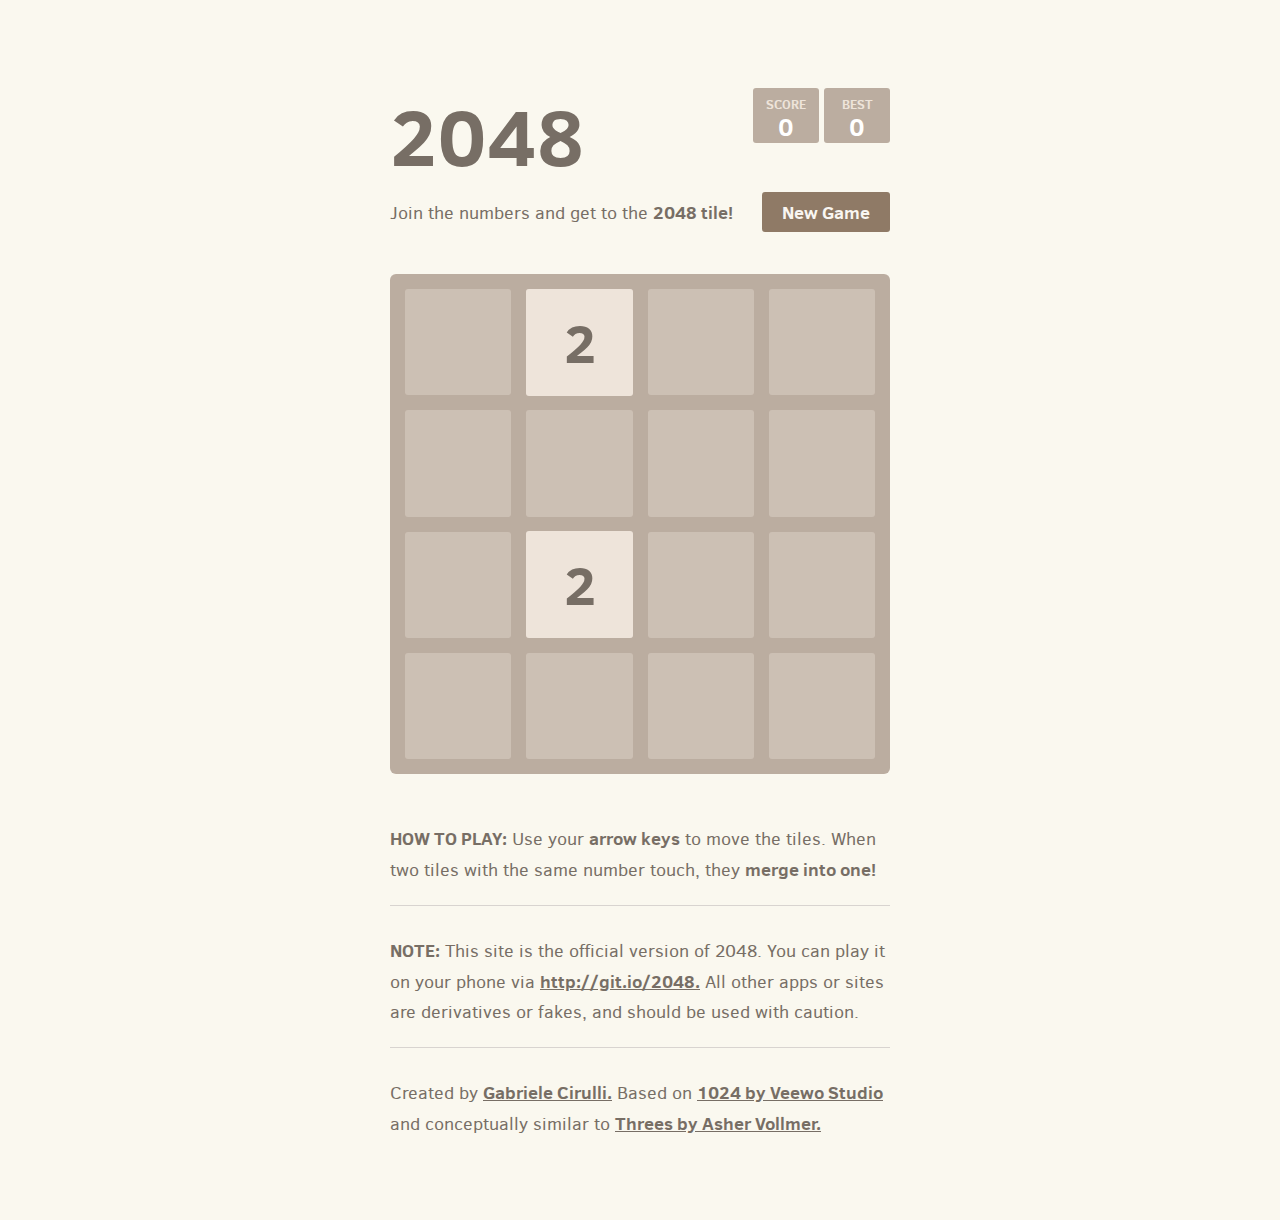
<file: 2048/index.html>
<!DOCTYPE html>
<html>
<head>
  <meta charset="utf-8">
  <title>2048</title>

  <link href="style/main.css" rel="stylesheet" type="text/css">
  <link rel="shortcut icon" href="favicon.ico">
  <link rel="apple-touch-icon" href="meta/apple-touch-icon.png">
  <link rel="apple-touch-startup-image" href="meta/apple-touch-startup-image-640x1096.png" media="(device-width: 320px) and (device-height: 568px) and (-webkit-device-pixel-ratio: 2)"> <!-- iPhone 5+ -->
  <link rel="apple-touch-startup-image" href="meta/apple-touch-startup-image-640x920.png"  media="(device-width: 320px) and (device-height: 480px) and (-webkit-device-pixel-ratio: 2)"> <!-- iPhone, retina -->
  <meta name="apple-mobile-web-app-capable" content="yes">
  <meta name="apple-mobile-web-app-status-bar-style" content="black">

  <meta name="HandheldFriendly" content="True">
  <meta name="MobileOptimized" content="320">
  <meta name="viewport" content="width=device-width, target-densitydpi=160dpi, initial-scale=1.0, maximum-scale=1, user-scalable=no, minimal-ui">
</head>
<body>
  <div class="container">
    <div class="heading">
      <h1 class="title">2048</h1>
      <div class="scores-container">
        <div class="score-container">0</div>
        <div class="best-container">0</div>
      </div>
    </div>

    <div class="above-game">
      <p class="game-intro">Join the numbers and get to the <strong>2048 tile!</strong></p>
      <a class="restart-button">New Game</a>
    </div>

    <div class="game-container">
      <div class="game-message">
        <p></p>
        <div class="lower">
	        <a class="keep-playing-button">Keep going</a>
          <a class="retry-button">Try again</a>
        </div>
      </div>

      <div class="grid-container">
        <div class="grid-row">
          <div class="grid-cell"></div>
          <div class="grid-cell"></div>
          <div class="grid-cell"></div>
          <div class="grid-cell"></div>
        </div>
        <div class="grid-row">
          <div class="grid-cell"></div>
          <div class="grid-cell"></div>
          <div class="grid-cell"></div>
          <div class="grid-cell"></div>
        </div>
        <div class="grid-row">
          <div class="grid-cell"></div>
          <div class="grid-cell"></div>
          <div class="grid-cell"></div>
          <div class="grid-cell"></div>
        </div>
        <div class="grid-row">
          <div class="grid-cell"></div>
          <div class="grid-cell"></div>
          <div class="grid-cell"></div>
          <div class="grid-cell"></div>
        </div>
      </div>

      <div class="tile-container">

      </div>
    </div>

    <p class="game-explanation">
      <strong class="important">How to play:</strong> Use your <strong>arrow keys</strong> to move the tiles. When two tiles with the same number touch, they <strong>merge into one!</strong>
    </p>
    <hr>
    <p>
    <strong class="important">Note:</strong> This site is the official version of 2048. You can play it on your phone via <a href="http://git.io/2048">http://git.io/2048.</a> All other apps or sites are derivatives or fakes, and should be used with caution.
    </p>
    <hr>
    <p>
    Created by <a href="http://gabrielecirulli.com" target="_blank">Gabriele Cirulli.</a> Based on <a href="https://itunes.apple.com/us/app/1024!/id823499224" target="_blank">1024 by Veewo Studio</a> and conceptually similar to <a href="http://asherv.com/threes/" target="_blank">Threes by Asher Vollmer.</a>
    </p>
  </div>

  <script src="js/bind_polyfill.js"></script>
  <script src="js/classlist_polyfill.js"></script>
  <script src="js/animframe_polyfill.js"></script>
  <script src="js/keyboard_input_manager.js"></script>
  <script src="js/html_actuator.js"></script>
  <script src="js/grid.js"></script>
  <script src="js/tile.js"></script>
  <script src="js/local_storage_manager.js"></script>
  <script src="js/game_manager.js"></script>
  <script src="js/application.js"></script>
</body>
</html>
</file>
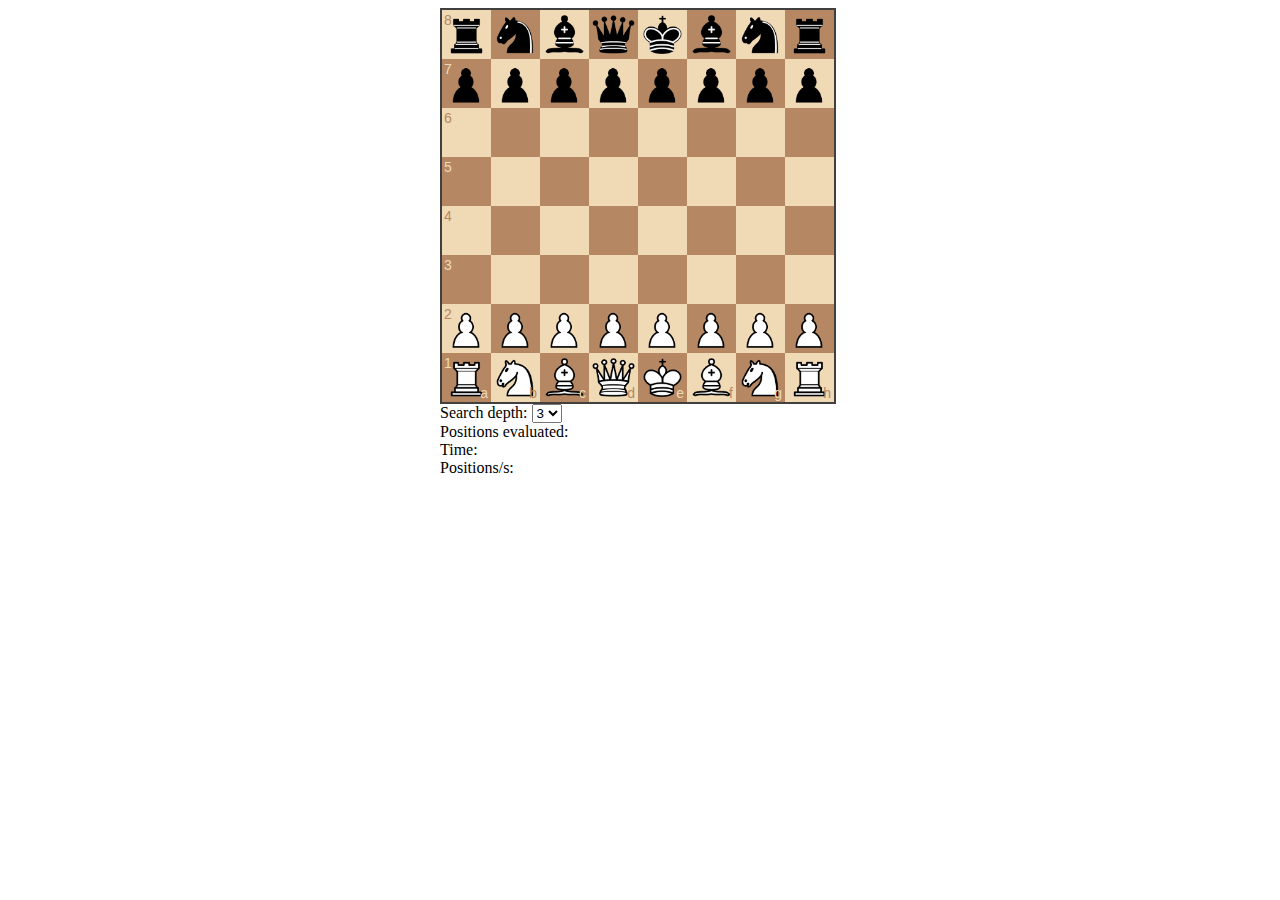
<file: chess/index.html>
<!DOCTYPE html>
<html lang="en">
<head>
    <meta charset="UTF-8">
    <link rel="stylesheet" href="lib/chessboardjs/css/chessboard-0.3.0.css">
    <link rel="stylesheet" href="style.css">
</head>
<body>
<div id="board" class="board"></div>
<div class="info">
    Search depth:
    <select id="search-depth">
        <option value="1">1</option>
        <option value="2">2</option>
        <option value="3" selected>3</option>
        <option value="4">4</option>
        <option value="5">5</option>
    </select>

    <br>
    <span>Positions evaluated: <span id="position-count"></span></span>
    <br>
    <span>Time: <span id="time"></span></span>
    <br>
    <span>Positions/s: <span id="positions-per-s"></span> </span>
    <br>
    <br>
    <div id="move-history" class="move-history">
    </div>
</div>
<script src="lib/jquery/jquery-3.2.1.min.js"></script>
<script src="lib/chessboardjs/js/chess.js"></script>
<script src="lib/chessboardjs/js/chessboard-0.3.0.js"></script>
<script src="script.js"></script>
<script>

</script>
</body>
</html>
</file>
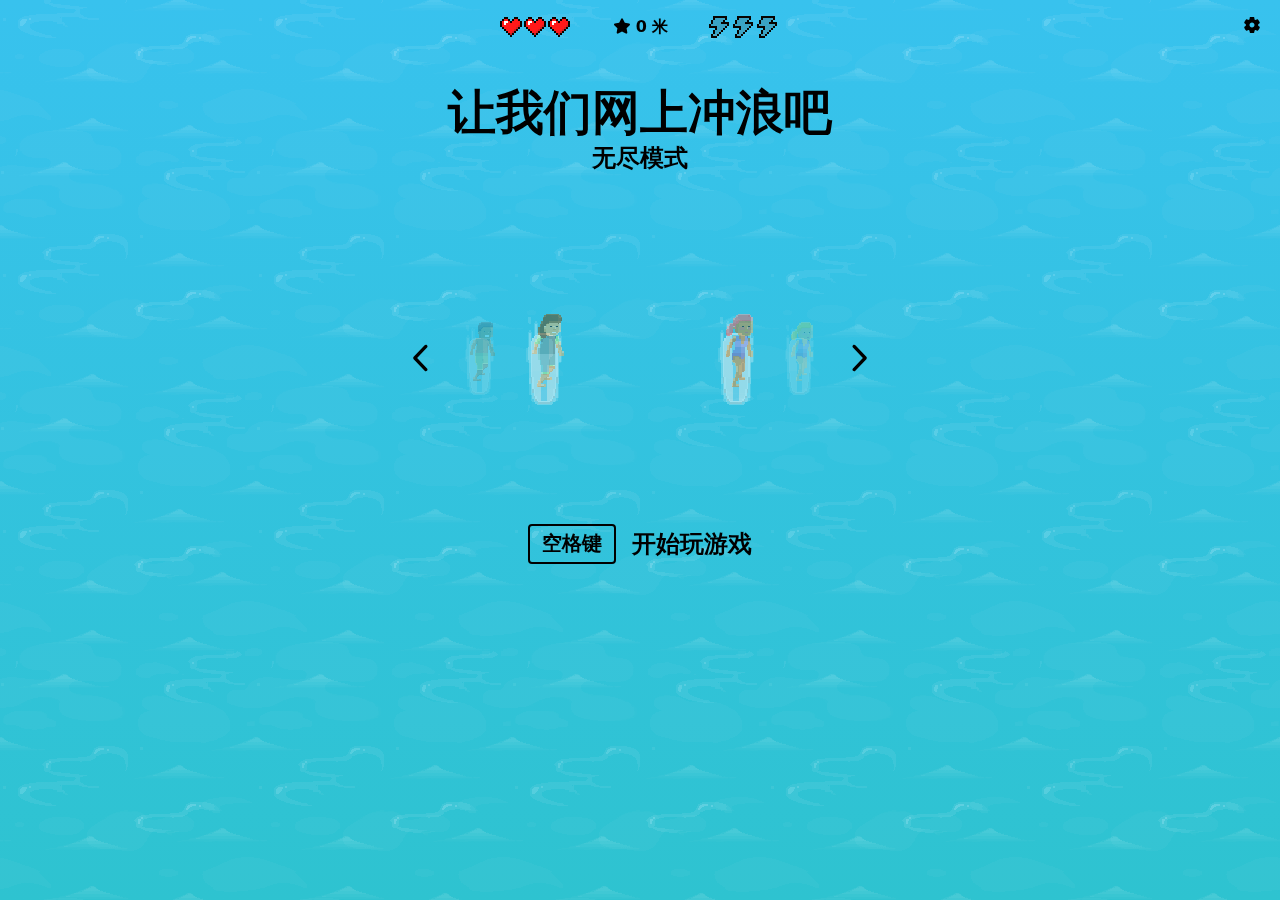
<file: Edge-Surf/index.html>
<!-- Copyright (C) Microsoft Corporation. All rights reserved.
 Use of this source code is governed by a BSD-style license that can be
 found in the LICENSE file. -->

<!DOCTYPE html>
<!-- saved from url=edge://surf/ -->
<html dir="ltr" lang="en">
  <head>
    <meta charset="utf-8">
    <meta name="viewport" content="width=device-width, initial-scale=1.0">
    <title>Edge Surf</title>
    <link rel="apple-touch-icon" sizes="57x57" href="resources/icons/apple-icon-57x57.png">
    <link rel="apple-touch-icon" sizes="60x60" href="resources/icons/apple-icon-60x60.png">
    <link rel="apple-touch-icon" sizes="72x72" href="resources/icons/apple-icon-72x72.png">
    <link rel="apple-touch-icon" sizes="76x76" href="resources/icons/apple-icon-76x76.png">
    <link rel="apple-touch-icon" sizes="114x114" href="resources/icons/apple-icon-114x114.png">
    <link rel="apple-touch-icon" sizes="120x120" href="resources/icons/apple-icon-120x120.png">
    <link rel="apple-touch-icon" sizes="144x144" href="resources/icons/apple-icon-144x144.png">
    <link rel="apple-touch-icon" sizes="152x152" href="resources/icons/apple-icon-152x152.png">
    <link rel="apple-touch-icon" sizes="180x180" href="resources/icons/apple-icon-180x180.png">
    <link rel="icon" type="image/png" sizes="192x192"  href="resources/icons/android-icon-192x192.png">
    <link rel="icon" type="image/svg+xml" href="resources/icons/favicon.svg">
    <link rel="manifest" href="manifest.json">
    <meta name="msapplication-TileColor" content="#ffffff">
    <meta name="msapplication-TileImage" content="resources/icons/ms-icon-144x144.png">
    <meta name="theme-color" content="#ffffff">
    <script src="resources/js/base-error-reporting.js"></script>
    <script src="resources/js/surf-error-reporting.js"></script>
    <script src="resources/js/assert.js"></script>
    <script src="resources/js/promise_resolver.js"></script>
    <script src="resources/js/cr.js"></script>
    <script src="resources/js/parse_html_subset.js"></script>
    <script src="resources/js/load_time_data.js"></script>
    <script src="resources/js/util.js"></script>
    <script src="resources/js/strings.js"></script>
    <link href="resources/css/interface.css" rel="stylesheet" media="all"/>
  </head>
    <body>
        <div id="hamburger-container"></div>
        <div id="modal-root"></div>
        <script defer="defer" src="resources/js/lib_react.chunk.js"></script>
        <script defer="defer" src="resources/js/lib_common.chunk.js"></script>
        <script defer="defer" src="resources/js/surf.bundle.js"></script>
    </body>
</html>
</file>
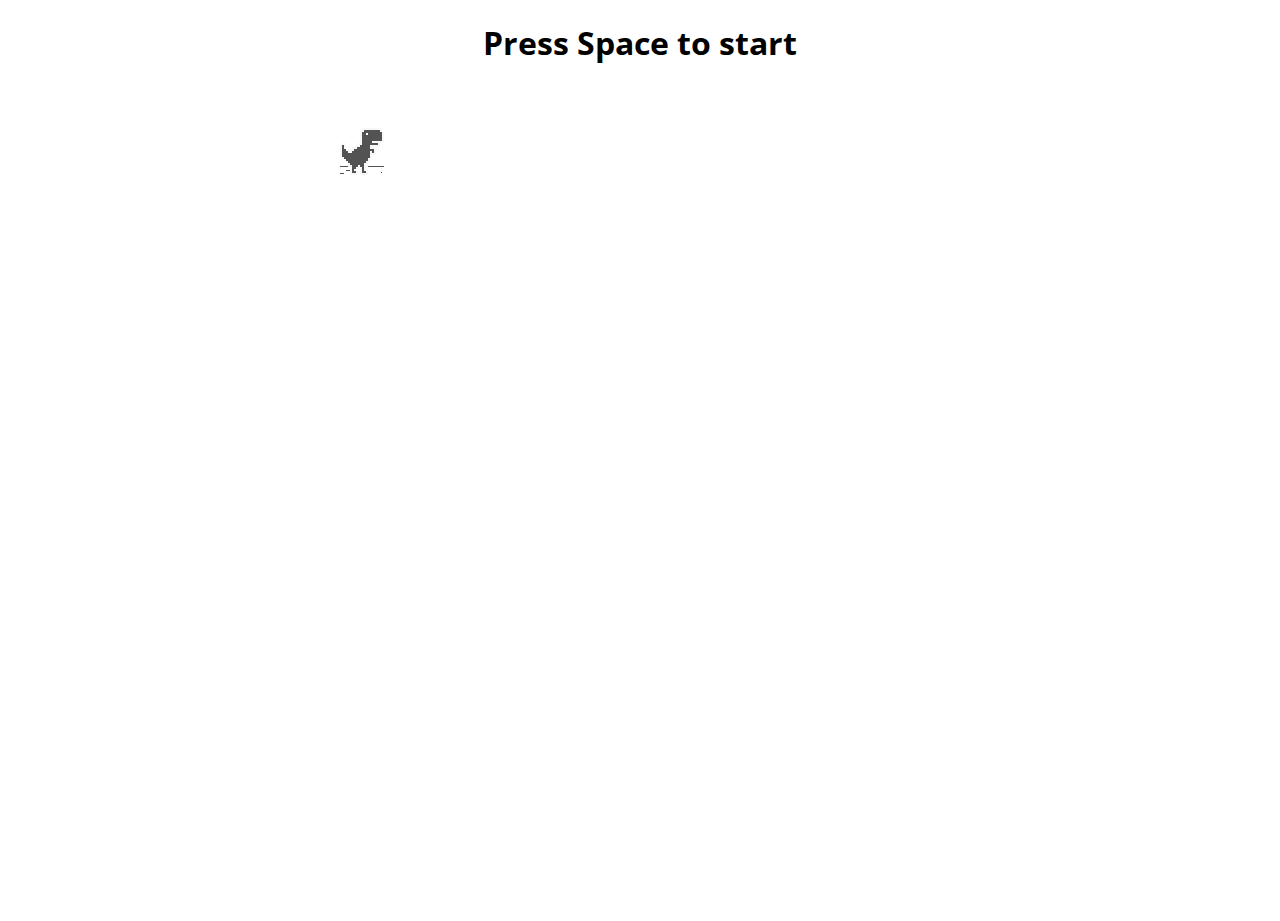
<file: Google-Dino/index.html>
<!doctype html>
<html>

<head>
    <link rel="icon" href="favicon.ico" type="image/x-icon">
    <meta charset="utf-8">
    <meta name="viewport" content="width=device-width, initial-scale=1.0,maximum-scale=1.0, user-scalable=no">
    <title >Google-Dino</title>
    <link rel="stylesheet" href="index.css">
    <link href="https://fonts.googleapis.com/css?family=Open+Sans" rel="stylesheet"> 
    <script src="index.js"></script>
</head>

<body id="t" class="offline">
    <div id="messageBox" class="sendmessage">
         <h1 style="text-align: center;font-family: 'Open Sans', sans-serif;">Press Space to start</h1>
         <div class="niokbutton" onclick="okbuttonsend()"></div>
    </div>
    <div id="main-frame-error" class="interstitial-wrapper">
        <div id="main-content">
            <div class="icon icon-offline" alt=""></div>
        </div>
        <div id="offline-resources">
            <img id="offline-resources-1x" src="assets/default_100_percent/100-offline-sprite.png">
            <img id="offline-resources-2x" src="assets/default_200_percent/200-offline-sprite.png">
            <template id="audio-resources">
                <audio id="offline-sound-press" src="[data-uri]"></audio>
                <audio id="offline-sound-hit" src="[data-uri]"></audio>
                <audio id="offline-sound-reached" src="[data-uri]"></audio>
            </template>
        </div>
    </div>
</body>

<script>
    document.onkeydown = function(evt) {
    evt = evt || window.event;
    if (evt.keyCode == 32) {
        var box = document.getElementById("messageBox");
        box.style.visibility="hidden";
    }
};
</script>
    
</html>
</file>
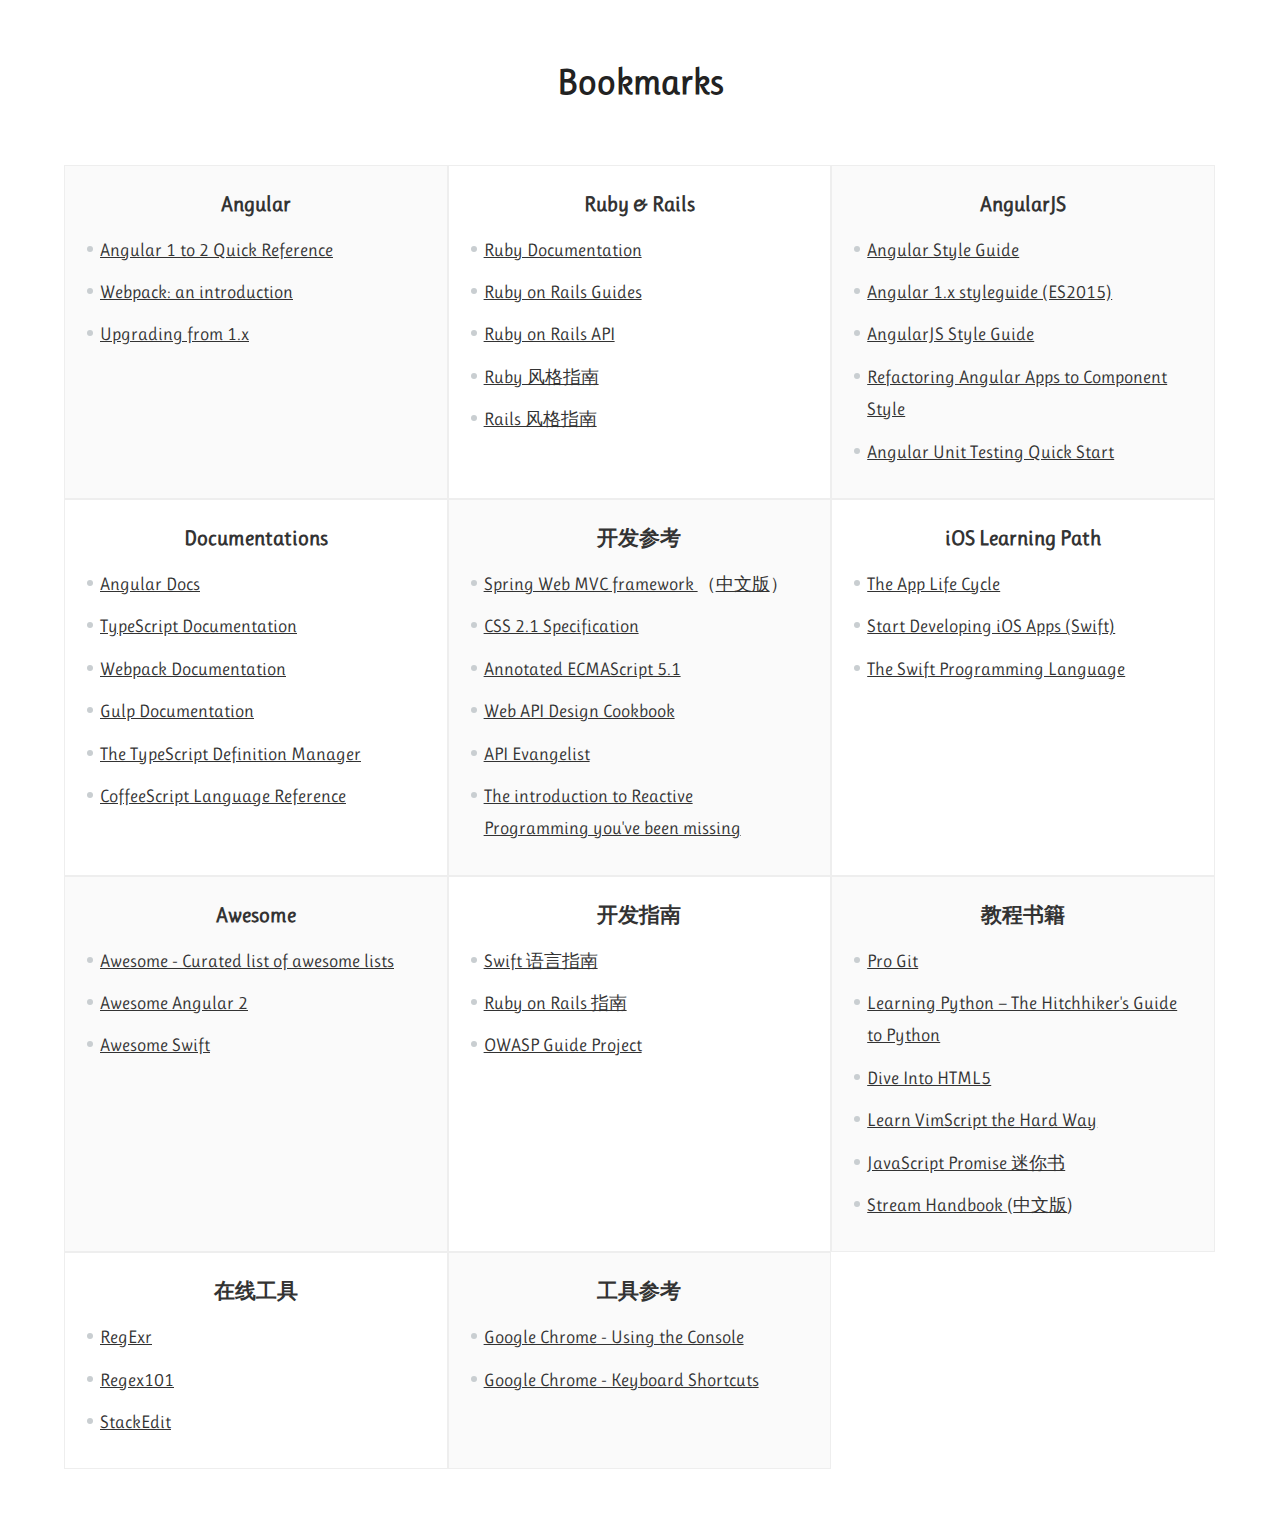
<file: bookmarks.html>
<!doctype html>
<html lang="zh">
<head>
  <meta charset="utf-8"/>
  <meta http-equiv="X-UA-Compatible" content="IE=edge">
  <meta name="viewport" content="width=device-width, initial-scale=1, maximum-scale=1">
  <meta name="color-scheme" content="dark light">
  <title>Bookmarks</title>
  <link rel="preconnect" href="https://fonts.googleapis.com">
  <link rel="preconnect" href="https://fonts.gstatic.com" crossorigin>
  <link href="https://fonts.googleapis.com/css2?family=Ruluko&display=swap" rel="stylesheet">
  <link rel="stylesheet" type="text/css" href="assets/css/main.css"/>
    <style>
        body {
            font: 18px/1.8 Ruluko, "PingFang SC", "Microsoft Jhenghei", "Microsoft YaHei", sans-serif;
        }
        h1 {
            margin-top: 50px;
            text-align: center;
        }
        .bookmarks {
            display: flex;
            flex-wrap: wrap;
            margin: 50px 5%;
            width: 90%;
        }
        .bookmarks section {
            padding: 20px;
            flex-basis: 33.3%;
            box-sizing: border-box;
            border: 1px solid #eee;
        }
        .bookmarks section:nth-of-type(2n - 1) { background: #fafafa; }
        .bookmarks ul { padding: 0 15px; }
        .bookmarks ul li {
            position: relative;
            margin: 10px 0;
            list-style: none;
          text-align: left;
        }
        .bookmarks ul li:before {
            content: "";
            position: absolute;
            width: 6px;
            height: 6px;
            background: #c9ced1;
            border-radius: 50%;
            left: -13px;
            top: 12px;
        }
        @media (prefers-color-scheme: dark) {
          html { background: #0e121c; }
          body { color: #6C7486; }
          h3 { color: #cadef8; }
          .bookmarks section { border: 1px solid #2c2e43; background: #191e31; }
          .bookmarks section:nth-of-type(2n - 1) { background: #151B2A; }
          .bookmarks ul li:before { background: #6C7486; }
          .bookmarks a:hover { color: #cadef8; }
        }
    </style>
</head>

<body>
    <h1>Bookmarks</h1>

    <div class="bookmarks">
        <section>
            <h3 id="angular-2-docs">Angular</h3>
            <ul>
                <li>
                    <a href="https://angular.io/docs/ts/latest/cookbook/a1-a2-quick-reference.html">
                        Angular 1 to 2 Quick Reference
                    </a>
                </li>
                <li>
                    <a href="https://angular.io/docs/ts/latest/guide/webpack.html">
                        Webpack: an introduction
                    </a>
                </li>
                <li>
                    <a href="https://angular.io/docs/ts/latest/guide/upgrade.html">
                        Upgrading from 1.x
                    </a>
                </li>
            </ul>
        </section>

        <section>
            <h3 id="ruby-and-rails">Ruby & Rails</h3>
            <ul>
                <li><a href="http://ruby-doc.org/" target="_blank">Ruby Documentation</a></li>
                <li><a href="http://guides.rubyonrails.org/" target="_blank">Ruby on Rails Guides</a></li>
                <li><a href="http://api.rubyonrails.org/" target="_blank">Ruby on Rails API</a></li>
                <li><a href="https://github.com/JuanitoFatas/ruby-style-guide/blob/master/README-zhCN.md" target="_blank">Ruby 风格指南</a></li>
                <li><a href="https://github.com/JuanitoFatas/rails-style-guide/blob/master/README-zhCN.md" target="_blank">Rails 风格指南</a></li>
            </ul>
        </section>

        <section>
            <h3 id="angular">AngularJS</h3>
            <ul>
                <li>
                    <a href="https://github.com/johnpapa/angular-styleguide">
                        Angular Style Guide
                    </a>
                </li>
                <li>
                    <a href="https://github.com/toddmotto/angular-styleguide" target="_blank">
                        Angular 1.x styleguide (ES2015)
                    </a>
                </li>
                <li>
                    <a href="https://github.com/mgechev/angularjs-style-guide">
                        AngularJS Style Guide
                    </a>
                </li>
                <li>
                    <a href="http://teropa.info/blog/2015/10/18/refactoring-angular-apps-to-components.html" target="_blank">
                        Refactoring Angular Apps to Component Style
                    </a>
                </li>
                <li>
                    <a href="http://angulartestingquickstart.com/" target="_blank">
                        Angular Unit Testing Quick Start
                    </a>
                </li>
            </ul>
        </section>

        <section>
            <h3 id="fe-documentations">Documentations</h3>
            <ul>
                <li>
                    <a href="https://angular.io/docs/ts/latest/" target="_blank">
                        Angular Docs
                    </a>
                </li>
                <li>
                    <a href="https://www.typescriptlang.org/docs/index.html" target="_blank">
                        TypeScript Documentation
                    </a>
                </li>
                <li>
                    <a href="http://webpack.github.io/docs/" target="_blank">
                        Webpack Documentation
                    </a>
                </li>
                <li>
                    <a href="https://github.com/gulpjs/gulp/blob/master/docs/getting-started.md">
                        Gulp Documentation
                    </a>
                </li>
                <li>
                    <a href="https://github.com/typings/typings" target="_blank">
                        The TypeScript Definition Manager
                    </a>
                </li>
                <li>
                    <a href="http://coffeescript.org/#language" target="_blank">
                        CoffeeScript Language Reference
                    </a>
                </li>
            </ul>
        </section>

        <section>
            <h3 id="dev-references">开发参考</h3>
            <ul>
                <li>
                    <a href="http://docs.spring.io/spring/docs/current/spring-framework-reference/html/mvc.html" target="_blank">
                        Spring Web MVC framework
                    </a>
                    （<a href="http://mvc.linesh.tw/">中文版</a>）
                </li>
                <li>
                    <a href="https://www.w3.org/TR/CSS2/" target="_blank">
                        CSS 2.1 Specification
                    </a>
                </li>
                <li>
                    <a href="http://es5.github.io/" target="_blank">
                        Annotated ECMAScript 5.1
                    </a>
                </li>
                <li>
                    <a href="http://darobin.github.io/api-design-cookbook/" target="_blank">
                        Web API Design Cookbook
                    </a>
                </li>
                <li>
                    <a href="http://apievangelist.com/" target="_blank">API Evangelist</a>
                </li>
                <li>
                    <a href="https://gist.github.com/staltz/868e7e9bc2a7b8c1f754" target="_blank">
                        The introduction to Reactive Programming you've been missing
                    </a>
                </li>
            </ul>
        </section>

        <section>
            <h3 id="ios-path">iOS Learning Path</h3>
            <ul>
                <li>
                    <a href="https://developer.apple.com/library/ios/documentation/iPhone/Conceptual/iPhoneOSProgrammingGuide/TheAppLifeCycle/TheAppLifeCycle.html" target="_blank">
                        The App Life Cycle
                    </a>
                </li>
                <li>
                    <a href="https://developer.apple.com/library/ios/referencelibrary/GettingStarted/DevelopiOSAppsSwift/index.html" target="_blank">
                        Start Developing iOS Apps (Swift)
                    </a>
                </li>
                <li>
                    <a href="https://developer.apple.com/library/ios/documentation/Swift/Conceptual/Swift_Programming_Language/" target="_blank">
                        The Swift Programming Language
                    </a>
                </li>
            </ul>
        </section>

        <section>
            <h3 id="awesome">Awesome</h3>
            <ul>
                <li>
                    <a href="https://github.com/sindresorhus/awesome" target="_blank">
                        Awesome - Curated list of awesome lists
                    </a>
                </li>
                <li>
                    <a href="https://github.com/AngularClass/awesome-angular2" target="_blank">
                        Awesome Angular 2
                    </a>
                </li>
                <li>
                    <a href="https://github.com/matteocrippa/awesome-swift" target="_blank">
                        Awesome Swift
                    </a>
                </li>
            </ul>
        </section>

        <section>
            <h3 id="dev-guides">开发指南</h3>
            <ul>
                <li>
                    <a href="http://dev.swiftguide.cn/" target="_blank">
                        Swift 语言指南
                    </a>
                </li>
                <li>
                    <a href="http://guides.ruby-china.org/index.html" target="_blank">Ruby on Rails 指南</a>
                </li>
                <li>
                    <a href="https://www.owasp.org/index.php/Category:OWASP_Guide_Project" target="_blank">
                        OWASP Guide Project
                    </a>
                </li>
            </ul>
        </section>

        <section>
            <h3 id="tutorials-books">教程书籍</h3>
            <ul>
                <li>
                    <a href="http://iissnan.com/progit/" target="_blank">
                        Pro Git
                    </a>
                </li>
                <li>
                    <a href="http://docs.python-guide.org/en/latest/intro/learning/" target="_blank">
                        Learning Python — The Hitchhiker's Guide to Python
                    </a>
                </li>
                <li>
                    <a href="http://diveintohtml5.info/index.html" target="_blank">
                        Dive Into HTML5
                    </a>
                </li>
                <li>
                    <a href="http://learnvimscriptthehardway.stevelosh.com/" target="_blank">
                        Learn VimScript the Hard Way
                    </a>
                </li>
                <li>
                    <a href="http://liubin.org/promises-book/" target="_blank">
                        JavaScript Promise 迷你书
                    </a>
                </li>
                <li>
                    <a href="https://github.com/substack/stream-handbook">
                        Stream Handbook
                    </a>
                    (<a href="https://github.com/jabez128/stream-handbook">中文版</a>)
                </li>
            </ul>
        </section>

        <section>
            <h3 id="online-tools">在线工具</h3>
            <ul>
                <li><a href="http://regexr.com/" target="_blank">RegExr</a></li>
                <li><a href="https://regex101.com/" target="_blank">Regex101</a></li>
                <li><a href="https://stackedit.io/" target="_blank">StackEdit</a></li>
            </ul>
        </section>

        <section>
            <h3 id="tool-references">工具参考</h3>
            <ul>
                <li><a href="https://developer.chrome.com/devtools/docs/console" target="_blank">Google Chrome - Using the Console</a></li>
                <li><a href="https://developer.chrome.com/devtools/docs/shortcuts" target="_blank">Google Chrome - Keyboard Shortcuts</a></li>
            </ul>
        </section>
    </div>

</body>
</html>
</file>
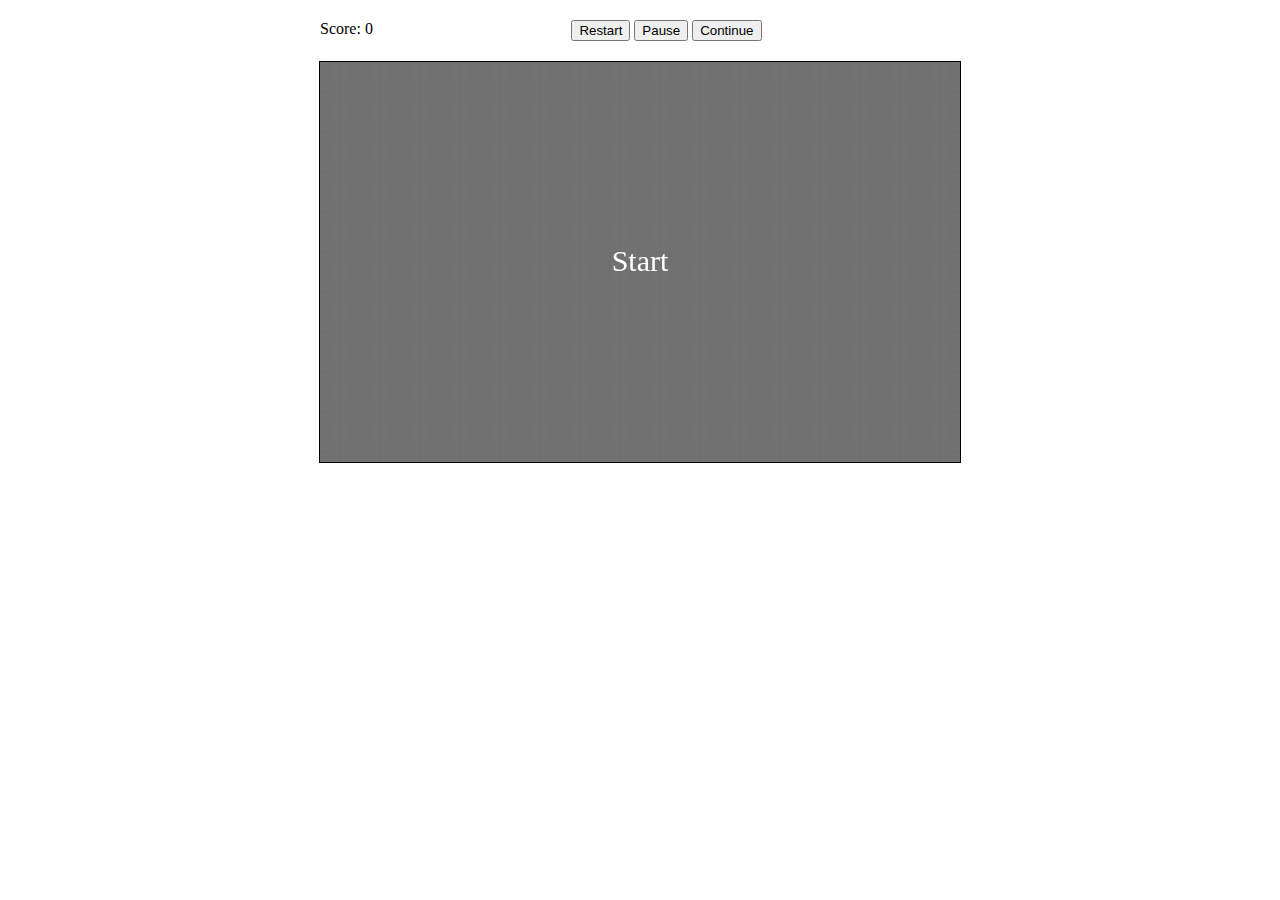
<file: 贪吃蛇.html>
<!DOCTYPE html>
<html lang="en">
  <head>
    <meta charset="UTF-8" />
    <meta http-equiv="X-UA-Compatible" content="IE=edge" />
    <meta name="viewport" content="width=device-width, initial-scale=1.0" />
    <title>贪吃蛇</title>
    <meta name="description" content="简易版Web贪吃蛇小游戏">
    <meta name="keywords" content="snake,game,online,javascript,PC game,mobile game">
    <style>
      body {
        background-color: #ffffff;
      }
      .container {
        text-align: center;
      }
      .top {
        margin: 20px auto;
        width: 640px;
      }
      #score {
        float: left;
      }
      .main {
        position: absolute;
        left: 50%;
        transform: translateX(-50%);
        width: 642px;
        height: 402px;
      }
      #snake {
        border: 1px solid #000;
        width: 640px;
        height: 400px;
        display: inline-block;
        z-index: 99;
        background-color: rgba(0, 0, 0, 0.1);
      }
      #mask {
        background-color: rgba(0, 0, 0, 0.5);
        position: absolute;
        left: 0;
        top: 0;
        width: 100%;
        height: 100%;
        z-index: 100;
        display: block;
        color: #fff;
        line-height: 400px;
        text-align: center;
        font-size: 30px;
        cursor: pointer;
      }
    </style>

<script async src="https://pagead2.googlesyndication.com/pagead/js/adsbygoogle.js?client=ca-pub-3609041871317154"
crossorigin="anonymous"></script>
  </head>
  <body>
    <div class="container">
      <div class="top">
        <span id="score">Score: 0</span>
        <button id="restart">Restart</button>
        <button id="stop">Pause</button>
        <button id="continue">Continue</button>
      </div>
      <div class="main">
        <canvas id="snake" width="640" height="400"></canvas>
        <div id="mask">Start</div>
      </div>
    </div>

    <script>
      let greedySnake = null;
      let score = document.querySelector("#score");
      let restart = document.querySelector("#restart");
      let stop = document.querySelector("#stop");
      let conti = document.querySelector("#continue");
      let mask = document.querySelector("#mask");

      restart.onclick = () => {
        if (!greedySnake.isStart) return;
        greedySnake.start();
      };
      stop.onclick = () => {
        if (greedySnake.isStop || !greedySnake.isStart) return;
        greedySnake.stop();
      };
      conti.onclick = () => {
        if (!greedySnake.isStop || !greedySnake.isStart) return;
        greedySnake.continue();
      };
      mask.onclick = () => {
        if (!greedySnake.isStart) {
          greedySnake.start();
        } else {
          greedySnake.continue();
        }
      };

      // 大小为64 * 40
      class GreedySnake {
        constructor() {
          this.canvas = document.querySelector("#snake");
          this.ctx = this.canvas.getContext("2d");
          this.maxX = 64; // 最大行
          this.maxY = 40; // 最大列
          this.itemWidth = 10; // 每个点的大小
          this.direction = "right"; // up down right left 方向
          this.speed = 150; // ms 速度
          this.isStop = false; // 是否暂停
          this.isOver = false; // 是否结束
          this.isStart = false; // 是否开始
          this.score = 0; // 分数
          this.timer = null; // 移动定时器
          this.j = 1;
          this.canChange = true;

          this.grid = new Array();

          for (let i = 0; i < this.maxX; i++) {
            for (let j = 0; j < this.maxY; j++) {
              this.grid.push([i, j]);
            }
          }

          this.drawGridLine();
          this.getDirection();
        }

        // 开始
        start() {
          if (this.timer) {
            clearTimeout(this.timer);
          }
          if (!this.isStart) {
            this.isStart = true;
          }
          this.score = 0;
          this.speed = 150;
          this.isStop = false;
          this.isOver = false;
          this.direction = "right";
          this.createSnake();
          this.createFood();
          this.draw();
          this.move();
          mask.style.display = "none";
        }

        // 创建蛇主体
        createSnake() {
          this.snake = [
            [4, 25],
            [3, 25],
            [2, 25],
            [1, 25],
            [0, 25],
          ];
        }

        // 移动
        move() {
          if (this.isStop) return;

          let [x, y] = this.snake[0];
          switch (this.direction) {
            case "left":
              x--;
              break;
            case "right":
              x++;
              break;
            case "up":
              y--;
              break;
            case "down":
              y++;
              break;
          }

          // 如果下一步不是食物的位置
          if (x !== this.food[0] || y !== this.food[1]) {
            this.snake.pop();
          } else {
            this.createFood();
          }

          if (this.over([x, y])) {
            this.isOver = true;
            mask.style.display = "block";
            mask.innerHTML = "Game Over!";
            return;
          }
          if (this.completed()) {
            mask.style.display = "block";
            mask.innerHTML = "Congratulations, you win!";
            return;
          }

          this.snake.unshift([x, y]);

          this.draw();
          this.canChange = true;
          this.timer = setTimeout(() => this.move(), this.speed);
        }

        // 暂停游戏
        stop() {
          if (this.isOver) return;
          this.isStop = true;
          mask.style.display = "block";
          mask.innerHTML = "Pause";
        }

        // 继续游戏
        continue() {
          if (this.isOver) return;
          this.isStop = false;
          this.move();
          mask.style.display = "none";
        }

        getDirection() {
          // 上38 下40 左37 右39 不能往相反的方向走
          document.onkeydown = (e) => {
            // 在贪吃蛇移动的间隔内不能连续改变两次方向
            if (!this.canChange) return;
            switch (e.keyCode) {
              case 37:
                if (this.direction !== "right") {
                  this.direction = "left";
                  this.canChange = false;
                }
                break;
              case 38:
                if (this.direction !== "down") {
                  this.direction = "up";
                  this.canChange = false;
                }
                break;
              case 39:
                if (this.direction !== "left") {
                  this.direction = "right";
                  this.canChange = false;
                }
                break;
              case 40:
                if (this.direction !== "up") {
                  this.direction = "down";
                  this.canChange = false;
                }
                break;
              case 32:
                // 空格暂停与继续
                if (!this.isStop) {
                  this.stop();
                } else {
                  this.continue();
                }
                break;
            }
          };
        }
        createPos() {
          let [x, y] = this.grid[(Math.random() * this.grid.length) | 0];

          for (let i = 0; i < this.snake.length; i++) {
            if (this.snake[i][0] == x && this.snake[i][1] == y) {
              return this.createPos();
            }
          }

          return [x, y];
        }
        // 生成食物
        createFood() {
          this.food = this.createPos();

          // 更新分数
          score.innerHTML = "Score: " + this.score++;

          if (this.speed > 50) {
            this.speed--;
          }
        }

        // 结束
        over([x, y]) {
          if (x < 0 || x >= this.maxX || y < 0 || y >= this.maxY) {
            return true;
          }

          if (this.snake.some((v) => v[0] === x && v[1] === y)) {
            return true;
          }
        }

        // 完成
        completed() {
          if (this.snake.length == this.maxX * this.maxY) {
            return true;
          }
        }

        // 网格线
        drawGridLine() {
          for (let i = 1; i < this.maxY; i++) {
            this.ctx.moveTo(0, i * this.itemWidth);
            this.ctx.lineTo(this.canvas.width, i * this.itemWidth);
          }

          for (let i = 1; i < this.maxX; i++) {
            this.ctx.moveTo(i * this.itemWidth, 0);
            this.ctx.lineTo(i * this.itemWidth, this.canvas.height);
          }
          this.ctx.lineWidth = 1;
          this.ctx.strokeStyle = "#ddd";
          this.ctx.stroke();
        }

        // 绘制
        draw() {
          // 清空画布
          this.ctx.clearRect(0, 0, this.canvas.width, this.canvas.height);

          this.drawGridLine();

          this.ctx.fillStyle = "#000";
          this.ctx.fillRect(
            this.food[0] * this.itemWidth + this.j,
            this.food[1] * this.itemWidth + this.j,
            this.itemWidth - this.j * 2,
            this.itemWidth - +this.j * 2
          );
          this.j ^= 1;

          this.ctx.fillStyle = "green";
          this.ctx.fillRect(
            this.snake[0][0] * this.itemWidth + 0.5,
            this.snake[0][1] * this.itemWidth + 0.5,
            this.itemWidth - 1,
            this.itemWidth - 1
          );
          this.ctx.fillStyle = "red";
          for (let i = 1; i < this.snake.length; i++) {
            this.ctx.fillRect(
              this.snake[i][0] * this.itemWidth + 0.5,
              this.snake[i][1] * this.itemWidth + 0.5,
              this.itemWidth - 1,
              this.itemWidth - 1
            );
          }
        }
      }
      greedySnake = new GreedySnake();
    </script>
  <script>
    window.dataLayer = window.dataLayer || [];
    function gtag() { dataLayer.push(arguments); }
    gtag('js', new Date());

    gtag('config', 'UA-96356658-4');
  </script>
  </body>
</html>
</file>
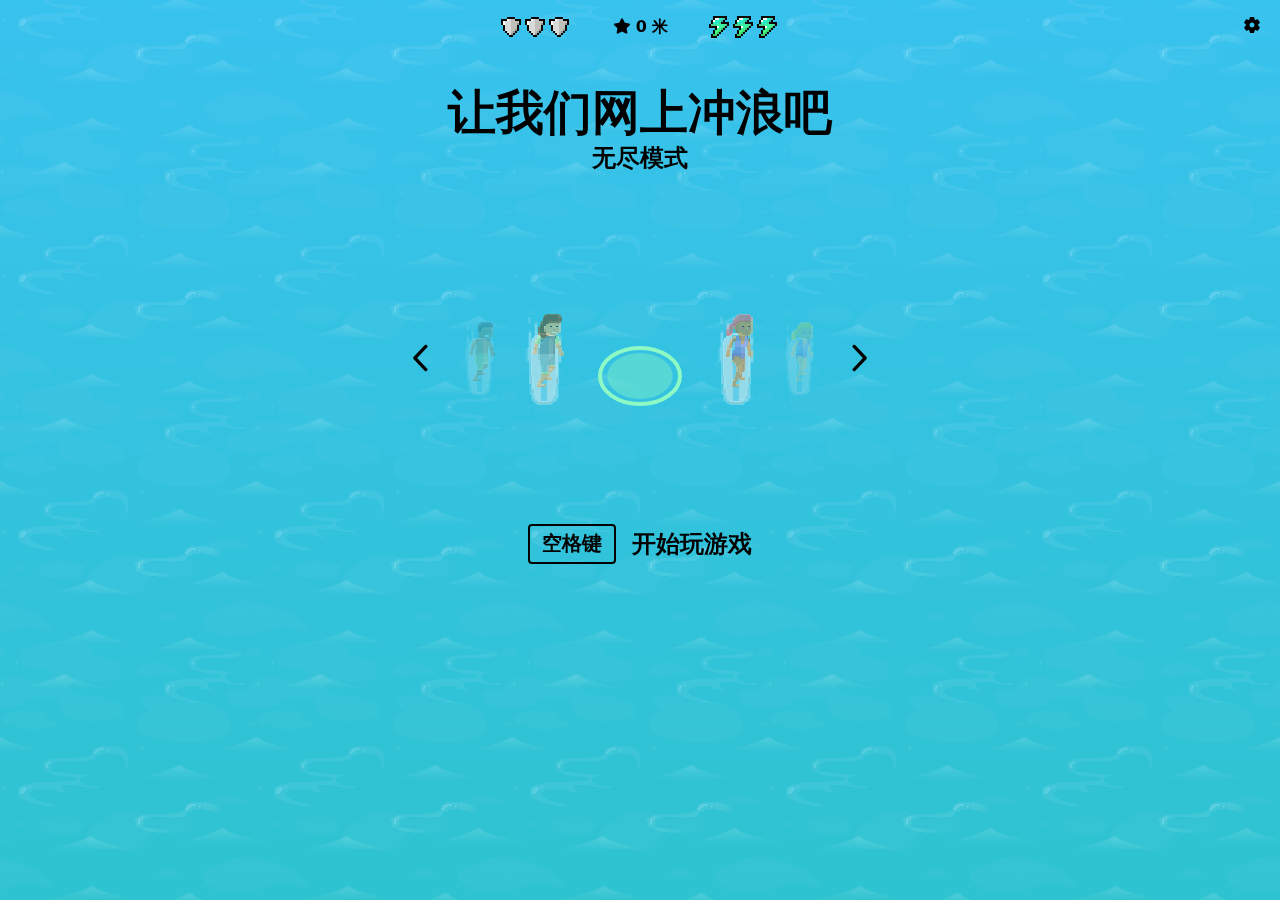
<file: Edge-Surf/hack.html>
<!-- Copyright (C) Microsoft Corporation. All rights reserved.
 Use of this source code is governed by a BSD-style license that can be
 found in the LICENSE file. -->

<!DOCTYPE html>
<!-- saved from url=edge://surf/ -->
<html dir="ltr" lang="en">
  <head>
    <meta charset="utf-8">
    <title>Edge Surf [Hack Mode is on!]</title>
    <meta name="viewport" content="width=device-width, initial-scale=1.0">
    <link rel="apple-touch-icon" sizes="57x57" href="resources/icons/apple-icon-57x57.png">
    <link rel="apple-touch-icon" sizes="60x60" href="resources/icons/apple-icon-60x60.png">
    <link rel="apple-touch-icon" sizes="72x72" href="resources/icons/apple-icon-72x72.png">
    <link rel="apple-touch-icon" sizes="76x76" href="resources/icons/apple-icon-76x76.png">
    <link rel="apple-touch-icon" sizes="114x114" href="resources/icons/apple-icon-114x114.png">
    <link rel="apple-touch-icon" sizes="120x120" href="resources/icons/apple-icon-120x120.png">
    <link rel="apple-touch-icon" sizes="144x144" href="resources/icons/apple-icon-144x144.png">
    <link rel="apple-touch-icon" sizes="152x152" href="resources/icons/apple-icon-152x152.png">
    <link rel="apple-touch-icon" sizes="180x180" href="resources/icons/apple-icon-180x180.png">
    <link rel="icon" type="image/png" sizes="192x192"  href="resources/icons/android-icon-192x192.png">
    <link rel="icon" type="image/svg+xml" href="resources/icons/favicon.svg">
    <link rel="manifest" href="manifest.json">
    <meta name="msapplication-TileColor" content="#ffffff">
    <meta name="msapplication-TileImage" content="resources/icons/ms-icon-144x144.png">
    <meta name="theme-color" content="#ffffff">
    <script src="resources/js/base-error-reporting.js"></script>
    <script src="resources/js/surf-error-reporting.js"></script>
    <script src="resources/js/assert.js"></script>
    <script src="resources/js/promise_resolver.js"></script>
    <script src="resources/js/cr.js"></script>
    <script src="resources/js/parse_html_subset.js"></script>
    <script src="resources/js/load_time_data.js"></script>
    <script src="resources/js/util.js"></script>
    <script src="resources/js/strings.js"></script>
    <link href="resources/css/interface.css" rel="stylesheet" media="all"/>
  </head>
    <body>
        <div id="hamburger-container"></div>
        <div id="modal-root"></div>
        <script defer="defer" src="resources/js/lib_react.chunk.js"></script>
        <script defer="defer" src="resources/js/lib_common.chunk.js"></script>
        <script defer="defer" src="resources/js/surf.bundle.hack.js"></script>
    </body>
</html>
</file>
<file: 2048/style/main.css>
@import url(fonts/clear-sans.css);
html, body {
  margin: 0;
  padding: 0;
  background: #faf8ef;
  color: #776e65;
  font-family: "Clear Sans", "Helvetica Neue", Arial, sans-serif;
  font-size: 18px; }

body {
  margin: 80px 0; }

.heading:after {
  content: "";
  display: block;
  clear: both; }

h1.title {
  font-size: 80px;
  font-weight: bold;
  margin: 0;
  display: block;
  float: left; }

@-webkit-keyframes move-up {
  0% {
    top: 25px;
    opacity: 1; }

  100% {
    top: -50px;
    opacity: 0; } }
@-moz-keyframes move-up {
  0% {
    top: 25px;
    opacity: 1; }

  100% {
    top: -50px;
    opacity: 0; } }
@keyframes move-up {
  0% {
    top: 25px;
    opacity: 1; }

  100% {
    top: -50px;
    opacity: 0; } }
.scores-container {
  float: right;
  text-align: right; }

.score-container, .best-container {
  position: relative;
  display: inline-block;
  background: #bbada0;
  padding: 15px 25px;
  font-size: 25px;
  height: 25px;
  line-height: 47px;
  font-weight: bold;
  border-radius: 3px;
  color: white;
  margin-top: 8px;
  text-align: center; }
  .score-container:after, .best-container:after {
    position: absolute;
    width: 100%;
    top: 10px;
    left: 0;
    text-transform: uppercase;
    font-size: 13px;
    line-height: 13px;
    text-align: center;
    color: #eee4da; }
  .score-container .score-addition, .best-container .score-addition {
    position: absolute;
    right: 30px;
    color: red;
    font-size: 25px;
    line-height: 25px;
    font-weight: bold;
    color: rgba(119, 110, 101, 0.9);
    z-index: 100;
    -webkit-animation: move-up 600ms ease-in;
    -moz-animation: move-up 600ms ease-in;
    animation: move-up 600ms ease-in;
    -webkit-animation-fill-mode: both;
    -moz-animation-fill-mode: both;
    animation-fill-mode: both; }

.score-container:after {
  content: "Score"; }

.best-container:after {
  content: "Best"; }

p {
  margin-top: 0;
  margin-bottom: 10px;
  line-height: 1.65; }

a {
  color: #776e65;
  font-weight: bold;
  text-decoration: underline;
  cursor: pointer; }

strong.important {
  text-transform: uppercase; }

hr {
  border: none;
  border-bottom: 1px solid #d8d4d0;
  margin-top: 20px;
  margin-bottom: 30px; }

.container {
  width: 500px;
  margin: 0 auto; }

@-webkit-keyframes fade-in {
  0% {
    opacity: 0; }

  100% {
    opacity: 1; } }
@-moz-keyframes fade-in {
  0% {
    opacity: 0; }

  100% {
    opacity: 1; } }
@keyframes fade-in {
  0% {
    opacity: 0; }

  100% {
    opacity: 1; } }
.game-container {
  margin-top: 40px;
  position: relative;
  padding: 15px;
  cursor: default;
  -webkit-touch-callout: none;
  -ms-touch-callout: none;
  -webkit-user-select: none;
  -moz-user-select: none;
  -ms-user-select: none;
  -ms-touch-action: none;
  touch-action: none;
  background: #bbada0;
  border-radius: 6px;
  width: 500px;
  height: 500px;
  -webkit-box-sizing: border-box;
  -moz-box-sizing: border-box;
  box-sizing: border-box; }
  .game-container .game-message {
    display: none;
    position: absolute;
    top: 0;
    right: 0;
    bottom: 0;
    left: 0;
    background: rgba(238, 228, 218, 0.5);
    z-index: 100;
    text-align: center;
    -webkit-animation: fade-in 800ms ease 1200ms;
    -moz-animation: fade-in 800ms ease 1200ms;
    animation: fade-in 800ms ease 1200ms;
    -webkit-animation-fill-mode: both;
    -moz-animation-fill-mode: both;
    animation-fill-mode: both; }
    .game-container .game-message p {
      font-size: 60px;
      font-weight: bold;
      height: 60px;
      line-height: 60px;
      margin-top: 222px; }
    .game-container .game-message .lower {
      display: block;
      margin-top: 59px; }
    .game-container .game-message a {
      display: inline-block;
      background: #8f7a66;
      border-radius: 3px;
      padding: 0 20px;
      text-decoration: none;
      color: #f9f6f2;
      height: 40px;
      line-height: 42px;
      margin-left: 9px; }
      .game-container .game-message a.keep-playing-button {
        display: none; }
    .game-container .game-message.game-won {
      background: rgba(237, 194, 46, 0.5);
      color: #f9f6f2; }
      .game-container .game-message.game-won a.keep-playing-button {
        display: inline-block; }
    .game-container .game-message.game-won, .game-container .game-message.game-over {
      display: block; }

.grid-container {
  position: absolute;
  z-index: 1; }

.grid-row {
  margin-bottom: 15px; }
  .grid-row:last-child {
    margin-bottom: 0; }
  .grid-row:after {
    content: "";
    display: block;
    clear: both; }

.grid-cell {
  width: 106.25px;
  height: 106.25px;
  margin-right: 15px;
  float: left;
  border-radius: 3px;
  background: rgba(238, 228, 218, 0.35); }
  .grid-cell:last-child {
    margin-right: 0; }

.tile-container {
  position: absolute;
  z-index: 2; }

.tile, .tile .tile-inner {
  width: 107px;
  height: 107px;
  line-height: 107px; }
.tile.tile-position-1-1 {
  -webkit-transform: translate(0px, 0px);
  -moz-transform: translate(0px, 0px);
  -ms-transform: translate(0px, 0px);
  transform: translate(0px, 0px); }
.tile.tile-position-1-2 {
  -webkit-transform: translate(0px, 121px);
  -moz-transform: translate(0px, 121px);
  -ms-transform: translate(0px, 121px);
  transform: translate(0px, 121px); }
.tile.tile-position-1-3 {
  -webkit-transform: translate(0px, 242px);
  -moz-transform: translate(0px, 242px);
  -ms-transform: translate(0px, 242px);
  transform: translate(0px, 242px); }
.tile.tile-position-1-4 {
  -webkit-transform: translate(0px, 363px);
  -moz-transform: translate(0px, 363px);
  -ms-transform: translate(0px, 363px);
  transform: translate(0px, 363px); }
.tile.tile-position-2-1 {
  -webkit-transform: translate(121px, 0px);
  -moz-transform: translate(121px, 0px);
  -ms-transform: translate(121px, 0px);
  transform: translate(121px, 0px); }
.tile.tile-position-2-2 {
  -webkit-transform: translate(121px, 121px);
  -moz-transform: translate(121px, 121px);
  -ms-transform: translate(121px, 121px);
  transform: translate(121px, 121px); }
.tile.tile-position-2-3 {
  -webkit-transform: translate(121px, 242px);
  -moz-transform: translate(121px, 242px);
  -ms-transform: translate(121px, 242px);
  transform: translate(121px, 242px); }
.tile.tile-position-2-4 {
  -webkit-transform: translate(121px, 363px);
  -moz-transform: translate(121px, 363px);
  -ms-transform: translate(121px, 363px);
  transform: translate(121px, 363px); }
.tile.tile-position-3-1 {
  -webkit-transform: translate(242px, 0px);
  -moz-transform: translate(242px, 0px);
  -ms-transform: translate(242px, 0px);
  transform: translate(242px, 0px); }
.tile.tile-position-3-2 {
  -webkit-transform: translate(242px, 121px);
  -moz-transform: translate(242px, 121px);
  -ms-transform: translate(242px, 121px);
  transform: translate(242px, 121px); }
.tile.tile-position-3-3 {
  -webkit-transform: translate(242px, 242px);
  -moz-transform: translate(242px, 242px);
  -ms-transform: translate(242px, 242px);
  transform: translate(242px, 242px); }
.tile.tile-position-3-4 {
  -webkit-transform: translate(242px, 363px);
  -moz-transform: translate(242px, 363px);
  -ms-transform: translate(242px, 363px);
  transform: translate(242px, 363px); }
.tile.tile-position-4-1 {
  -webkit-transform: translate(363px, 0px);
  -moz-transform: translate(363px, 0px);
  -ms-transform: translate(363px, 0px);
  transform: translate(363px, 0px); }
.tile.tile-position-4-2 {
  -webkit-transform: translate(363px, 121px);
  -moz-transform: translate(363px, 121px);
  -ms-transform: translate(363px, 121px);
  transform: translate(363px, 121px); }
.tile.tile-position-4-3 {
  -webkit-transform: translate(363px, 242px);
  -moz-transform: translate(363px, 242px);
  -ms-transform: translate(363px, 242px);
  transform: translate(363px, 242px); }
.tile.tile-position-4-4 {
  -webkit-transform: translate(363px, 363px);
  -moz-transform: translate(363px, 363px);
  -ms-transform: translate(363px, 363px);
  transform: translate(363px, 363px); }

.tile {
  position: absolute;
  -webkit-transition: 100ms ease-in-out;
  -moz-transition: 100ms ease-in-out;
  transition: 100ms ease-in-out;
  -webkit-transition-property: -webkit-transform;
  -moz-transition-property: -moz-transform;
  transition-property: transform; }
  .tile .tile-inner {
    border-radius: 3px;
    background: #eee4da;
    text-align: center;
    font-weight: bold;
    z-index: 10;
    font-size: 55px; }
  .tile.tile-2 .tile-inner {
    background: #eee4da;
    box-shadow: 0 0 30px 10px rgba(243, 215, 116, 0), inset 0 0 0 1px rgba(255, 255, 255, 0); }
  .tile.tile-4 .tile-inner {
    background: #ede0c8;
    box-shadow: 0 0 30px 10px rgba(243, 215, 116, 0), inset 0 0 0 1px rgba(255, 255, 255, 0); }
  .tile.tile-8 .tile-inner {
    color: #f9f6f2;
    background: #f2b179; }
  .tile.tile-16 .tile-inner {
    color: #f9f6f2;
    background: #f59563; }
  .tile.tile-32 .tile-inner {
    color: #f9f6f2;
    background: #f67c5f; }
  .tile.tile-64 .tile-inner {
    color: #f9f6f2;
    background: #f65e3b; }
  .tile.tile-128 .tile-inner {
    color: #f9f6f2;
    background: #edcf72;
    box-shadow: 0 0 30px 10px rgba(243, 215, 116, 0.2381), inset 0 0 0 1px rgba(255, 255, 255, 0.14286);
    font-size: 45px; }
    @media screen and (max-width: 520px) {
      .tile.tile-128 .tile-inner {
        font-size: 25px; } }
  .tile.tile-256 .tile-inner {
    color: #f9f6f2;
    background: #edcc61;
    box-shadow: 0 0 30px 10px rgba(243, 215, 116, 0.31746), inset 0 0 0 1px rgba(255, 255, 255, 0.19048);
    font-size: 45px; }
    @media screen and (max-width: 520px) {
      .tile.tile-256 .tile-inner {
        font-size: 25px; } }
  .tile.tile-512 .tile-inner {
    color: #f9f6f2;
    background: #edc850;
    box-shadow: 0 0 30px 10px rgba(243, 215, 116, 0.39683), inset 0 0 0 1px rgba(255, 255, 255, 0.2381);
    font-size: 45px; }
    @media screen and (max-width: 520px) {
      .tile.tile-512 .tile-inner {
        font-size: 25px; } }
  .tile.tile-1024 .tile-inner {
    color: #f9f6f2;
    background: #edc53f;
    box-shadow: 0 0 30px 10px rgba(243, 215, 116, 0.47619), inset 0 0 0 1px rgba(255, 255, 255, 0.28571);
    font-size: 35px; }
    @media screen and (max-width: 520px) {
      .tile.tile-1024 .tile-inner {
        font-size: 15px; } }
  .tile.tile-2048 .tile-inner {
    color: #f9f6f2;
    background: #edc22e;
    box-shadow: 0 0 30px 10px rgba(243, 215, 116, 0.55556), inset 0 0 0 1px rgba(255, 255, 255, 0.33333);
    font-size: 35px; }
    @media screen and (max-width: 520px) {
      .tile.tile-2048 .tile-inner {
        font-size: 15px; } }
  .tile.tile-super .tile-inner {
    color: #f9f6f2;
    background: #3c3a32;
    font-size: 30px; }
    @media screen and (max-width: 520px) {
      .tile.tile-super .tile-inner {
        font-size: 10px; } }

@-webkit-keyframes appear {
  0% {
    opacity: 0;
    -webkit-transform: scale(0);
    -moz-transform: scale(0);
    -ms-transform: scale(0);
    transform: scale(0); }

  100% {
    opacity: 1;
    -webkit-transform: scale(1);
    -moz-transform: scale(1);
    -ms-transform: scale(1);
    transform: scale(1); } }
@-moz-keyframes appear {
  0% {
    opacity: 0;
    -webkit-transform: scale(0);
    -moz-transform: scale(0);
    -ms-transform: scale(0);
    transform: scale(0); }

  100% {
    opacity: 1;
    -webkit-transform: scale(1);
    -moz-transform: scale(1);
    -ms-transform: scale(1);
    transform: scale(1); } }
@keyframes appear {
  0% {
    opacity: 0;
    -webkit-transform: scale(0);
    -moz-transform: scale(0);
    -ms-transform: scale(0);
    transform: scale(0); }

  100% {
    opacity: 1;
    -webkit-transform: scale(1);
    -moz-transform: scale(1);
    -ms-transform: scale(1);
    transform: scale(1); } }
.tile-new .tile-inner {
  -webkit-animation: appear 200ms ease 100ms;
  -moz-animation: appear 200ms ease 100ms;
  animation: appear 200ms ease 100ms;
  -webkit-animation-fill-mode: backwards;
  -moz-animation-fill-mode: backwards;
  animation-fill-mode: backwards; }

@-webkit-keyframes pop {
  0% {
    -webkit-transform: scale(0);
    -moz-transform: scale(0);
    -ms-transform: scale(0);
    transform: scale(0); }

  50% {
    -webkit-transform: scale(1.2);
    -moz-transform: scale(1.2);
    -ms-transform: scale(1.2);
    transform: scale(1.2); }

  100% {
    -webkit-transform: scale(1);
    -moz-transform: scale(1);
    -ms-transform: scale(1);
    transform: scale(1); } }
@-moz-keyframes pop {
  0% {
    -webkit-transform: scale(0);
    -moz-transform: scale(0);
    -ms-transform: scale(0);
    transform: scale(0); }

  50% {
    -webkit-transform: scale(1.2);
    -moz-transform: scale(1.2);
    -ms-transform: scale(1.2);
    transform: scale(1.2); }

  100% {
    -webkit-transform: scale(1);
    -moz-transform: scale(1);
    -ms-transform: scale(1);
    transform: scale(1); } }
@keyframes pop {
  0% {
    -webkit-transform: scale(0);
    -moz-transform: scale(0);
    -ms-transform: scale(0);
    transform: scale(0); }

  50% {
    -webkit-transform: scale(1.2);
    -moz-transform: scale(1.2);
    -ms-transform: scale(1.2);
    transform: scale(1.2); }

  100% {
    -webkit-transform: scale(1);
    -moz-transform: scale(1);
    -ms-transform: scale(1);
    transform: scale(1); } }
.tile-merged .tile-inner {
  z-index: 20;
  -webkit-animation: pop 200ms ease 100ms;
  -moz-animation: pop 200ms ease 100ms;
  animation: pop 200ms ease 100ms;
  -webkit-animation-fill-mode: backwards;
  -moz-animation-fill-mode: backwards;
  animation-fill-mode: backwards; }

.above-game:after {
  content: "";
  display: block;
  clear: both; }

.game-intro {
  float: left;
  line-height: 42px;
  margin-bottom: 0; }

.restart-button {
  display: inline-block;
  background: #8f7a66;
  border-radius: 3px;
  padding: 0 20px;
  text-decoration: none;
  color: #f9f6f2;
  height: 40px;
  line-height: 42px;
  display: block;
  text-align: center;
  float: right; }

.game-explanation {
  margin-top: 50px; }

@media screen and (max-width: 520px) {
  html, body {
    font-size: 15px; }

  body {
    margin: 20px 0;
    padding: 0 20px; }

  h1.title {
    font-size: 27px;
    margin-top: 15px; }

  .container {
    width: 280px;
    margin: 0 auto; }

  .score-container, .best-container {
    margin-top: 0;
    padding: 15px 10px;
    min-width: 40px; }

  .heading {
    margin-bottom: 10px; }

  .game-intro {
    width: 55%;
    display: block;
    box-sizing: border-box;
    line-height: 1.65; }

  .restart-button {
    width: 42%;
    padding: 0;
    display: block;
    box-sizing: border-box;
    margin-top: 2px; }

  .game-container {
    margin-top: 17px;
    position: relative;
    padding: 10px;
    cursor: default;
    -webkit-touch-callout: none;
    -ms-touch-callout: none;
    -webkit-user-select: none;
    -moz-user-select: none;
    -ms-user-select: none;
    -ms-touch-action: none;
    touch-action: none;
    background: #bbada0;
    border-radius: 6px;
    width: 280px;
    height: 280px;
    -webkit-box-sizing: border-box;
    -moz-box-sizing: border-box;
    box-sizing: border-box; }
    .game-container .game-message {
      display: none;
      position: absolute;
      top: 0;
      right: 0;
      bottom: 0;
      left: 0;
      background: rgba(238, 228, 218, 0.5);
      z-index: 100;
      text-align: center;
      -webkit-animation: fade-in 800ms ease 1200ms;
      -moz-animation: fade-in 800ms ease 1200ms;
      animation: fade-in 800ms ease 1200ms;
      -webkit-animation-fill-mode: both;
      -moz-animation-fill-mode: both;
      animation-fill-mode: both; }
      .game-container .game-message p {
        font-size: 60px;
        font-weight: bold;
        height: 60px;
        line-height: 60px;
        margin-top: 222px; }
      .game-container .game-message .lower {
        display: block;
        margin-top: 59px; }
      .game-container .game-message a {
        display: inline-block;
        background: #8f7a66;
        border-radius: 3px;
        padding: 0 20px;
        text-decoration: none;
        color: #f9f6f2;
        height: 40px;
        line-height: 42px;
        margin-left: 9px; }
        .game-container .game-message a.keep-playing-button {
          display: none; }
      .game-container .game-message.game-won {
        background: rgba(237, 194, 46, 0.5);
        color: #f9f6f2; }
        .game-container .game-message.game-won a.keep-playing-button {
          display: inline-block; }
      .game-container .game-message.game-won, .game-container .game-message.game-over {
        display: block; }

  .grid-container {
    position: absolute;
    z-index: 1; }

  .grid-row {
    margin-bottom: 10px; }
    .grid-row:last-child {
      margin-bottom: 0; }
    .grid-row:after {
      content: "";
      display: block;
      clear: both; }

  .grid-cell {
    width: 57.5px;
    height: 57.5px;
    margin-right: 10px;
    float: left;
    border-radius: 3px;
    background: rgba(238, 228, 218, 0.35); }
    .grid-cell:last-child {
      margin-right: 0; }

  .tile-container {
    position: absolute;
    z-index: 2; }

  .tile, .tile .tile-inner {
    width: 58px;
    height: 58px;
    line-height: 58px; }
  .tile.tile-position-1-1 {
    -webkit-transform: translate(0px, 0px);
    -moz-transform: translate(0px, 0px);
    -ms-transform: translate(0px, 0px);
    transform: translate(0px, 0px); }
  .tile.tile-position-1-2 {
    -webkit-transform: translate(0px, 67px);
    -moz-transform: translate(0px, 67px);
    -ms-transform: translate(0px, 67px);
    transform: translate(0px, 67px); }
  .tile.tile-position-1-3 {
    -webkit-transform: translate(0px, 135px);
    -moz-transform: translate(0px, 135px);
    -ms-transform: translate(0px, 135px);
    transform: translate(0px, 135px); }
  .tile.tile-position-1-4 {
    -webkit-transform: translate(0px, 202px);
    -moz-transform: translate(0px, 202px);
    -ms-transform: translate(0px, 202px);
    transform: translate(0px, 202px); }
  .tile.tile-position-2-1 {
    -webkit-transform: translate(67px, 0px);
    -moz-transform: translate(67px, 0px);
    -ms-transform: translate(67px, 0px);
    transform: translate(67px, 0px); }
  .tile.tile-position-2-2 {
    -webkit-transform: translate(67px, 67px);
    -moz-transform: translate(67px, 67px);
    -ms-transform: translate(67px, 67px);
    transform: translate(67px, 67px); }
  .tile.tile-position-2-3 {
    -webkit-transform: translate(67px, 135px);
    -moz-transform: translate(67px, 135px);
    -ms-transform: translate(67px, 135px);
    transform: translate(67px, 135px); }
  .tile.tile-position-2-4 {
    -webkit-transform: translate(67px, 202px);
    -moz-transform: translate(67px, 202px);
    -ms-transform: translate(67px, 202px);
    transform: translate(67px, 202px); }
  .tile.tile-position-3-1 {
    -webkit-transform: translate(135px, 0px);
    -moz-transform: translate(135px, 0px);
    -ms-transform: translate(135px, 0px);
    transform: translate(135px, 0px); }
  .tile.tile-position-3-2 {
    -webkit-transform: translate(135px, 67px);
    -moz-transform: translate(135px, 67px);
    -ms-transform: translate(135px, 67px);
    transform: translate(135px, 67px); }
  .tile.tile-position-3-3 {
    -webkit-transform: translate(135px, 135px);
    -moz-transform: translate(135px, 135px);
    -ms-transform: translate(135px, 135px);
    transform: translate(135px, 135px); }
  .tile.tile-position-3-4 {
    -webkit-transform: translate(135px, 202px);
    -moz-transform: translate(135px, 202px);
    -ms-transform: translate(135px, 202px);
    transform: translate(135px, 202px); }
  .tile.tile-position-4-1 {
    -webkit-transform: translate(202px, 0px);
    -moz-transform: translate(202px, 0px);
    -ms-transform: translate(202px, 0px);
    transform: translate(202px, 0px); }
  .tile.tile-position-4-2 {
    -webkit-transform: translate(202px, 67px);
    -moz-transform: translate(202px, 67px);
    -ms-transform: translate(202px, 67px);
    transform: translate(202px, 67px); }
  .tile.tile-position-4-3 {
    -webkit-transform: translate(202px, 135px);
    -moz-transform: translate(202px, 135px);
    -ms-transform: translate(202px, 135px);
    transform: translate(202px, 135px); }
  .tile.tile-position-4-4 {
    -webkit-transform: translate(202px, 202px);
    -moz-transform: translate(202px, 202px);
    -ms-transform: translate(202px, 202px);
    transform: translate(202px, 202px); }

  .tile .tile-inner {
    font-size: 35px; }

  .game-message p {
    font-size: 30px !important;
    height: 30px !important;
    line-height: 30px !important;
    margin-top: 90px !important; }
  .game-message .lower {
    margin-top: 30px !important; } }
</file>
<file: chess/lib/chessboardjs/css/chessboard-0.3.0.css>
/*!
 * chessboard.js v0.3.0
 *
 * Copyright 2013 Chris Oakman
 * Released under the MIT license
 * https://github.com/oakmac/chessboardjs/blob/master/LICENSE
 *
 * Date: 10 Aug 2013
 */

/* clearfix */
.clearfix-7da63 {
  clear: both;
}

/* board */
.board-b72b1 {
  border: 2px solid #404040;
  -moz-box-sizing: content-box;
  box-sizing: content-box;
}

/* square */
.square-55d63 {
  float: left;
  position: relative;

  /* disable any native browser highlighting */
  -webkit-touch-callout: none;
    -webkit-user-select: none;
     -khtml-user-select: none;
       -moz-user-select: none;
        -ms-user-select: none;
            user-select: none;
}

/* white square */
.white-1e1d7 {
  background-color: #f0d9b5;
  color: #b58863;
}

/* black square */
.black-3c85d {
  background-color: #b58863;
  color: #f0d9b5;
}

/* highlighted square */
.highlight1-32417, .highlight2-9c5d2 {
  -webkit-box-shadow: inset 0 0 3px 3px yellow;
  -moz-box-shadow: inset 0 0 3px 3px yellow;
  box-shadow: inset 0 0 3px 3px yellow;
}

/* notation */
.notation-322f9 {
  cursor: default;
  font-family: "Helvetica Neue", Helvetica, Arial, sans-serif;
  font-size: 14px;
  position: absolute;
}
.alpha-d2270 {
  bottom: 1px;
  right: 3px;
}
.numeric-fc462 {
  top: 2px;
  left: 2px;
}
</file>
<file: chess/style.css>
.board {
    width: 400px;
    margin: auto
}

.info {
    width: 400px;
    margin: auto;
}

.move-history {
    max-height: 100px;
    overflow-y: scroll;
}
</file>
<file: Google-Dino/index.css>
/* Copyright 2013 The Chromium Authors. All rights reserved.
 * Use of this source code is governed by a BSD-style license that can be
 * found in the LICENSE file. */

html, body {
  padding: 0;
  margin: 0;
  width: 100%;
  height: 100%;
}

.icon {
  -webkit-user-select: none;
  user-select: none;
  display: inline-block;
}

.icon-offline {
  content: -webkit-image-set( url(assets/default_100_percent/100-error-offline.png) 1x, url(assets/default_200_percent/200-error-offline.png) 2x);
  position: relative;
}

.hidden {
  display: none;
}


/* Offline page */

.offline .interstitial-wrapper {
  color: #2b2b2b;
  font-size: 1em;
  line-height: 1.55;
  margin: 0 auto;
  max-width: 600px;
  padding-top: 100px;
  width: 100%;
}

.offline .runner-container {
  height: 150px;
  max-width: 600px;
  overflow: hidden;
  position: absolute;
  top: 35px;
  width: 44px;
}

.offline .runner-canvas {
  height: 150px;
  max-width: 600px;
  opacity: 1;
  overflow: hidden;
  position: absolute;
  top: 0;
  z-index: 2;
}

.offline .controller {
  background: rgba(247, 247, 247, .1);
  height: 100vh;
  left: 0;
  position: absolute;
  top: 0;
  width: 100vw;
  z-index: 1;
}

#offline-resources {
  display: none;
}

@media (max-width: 420px) {
  .suggested-left > #control-buttons, .suggested-right > #control-buttons {
    float: none;
  }
  .snackbar {
    left: 0;
    bottom: 0;
    width: 100%;
    border-radius: 0;
  }
}

@media (max-height: 350px) {
  h1 {
    margin: 0 0 15px;
  }
  .icon-offline {
    margin: 0 0 10px;
  }
  .interstitial-wrapper {
    margin-top: 5%;
  }
  .nav-wrapper {
    margin-top: 30px;
  }
}

@media (min-width: 600px) and (max-width: 736px) and (orientation: landscape) {
  .offline .interstitial-wrapper {
    margin-left: 0;
    margin-right: 0;
  }
}

@media (min-width: 420px) and (max-width: 736px) and (min-height: 240px) and (max-height: 420px) and (orientation:landscape) {
  .interstitial-wrapper {
    margin-bottom: 100px;
  }
}

@media (min-height: 240px) and (orientation: landscape) {
  .offline .interstitial-wrapper {
    margin-bottom: 90px;
  }
  .icon-offline {
    margin-bottom: 20px;
  }
}

@media (max-height: 320px) and (orientation: landscape) {
  .icon-offline {
    margin-bottom: 0;
  }
  .offline .runner-container {
    top: 10px;
  }
}

@media (max-width: 240px) {
  .interstitial-wrapper {
    overflow: inherit;
    padding: 0 8px;
  }
}

.arcade-mode,
.arcade-mode .runner-container,
.arcade-mode .runner-canvas {
  image-rendering: pixelated;
  max-width: 100%;
  overflow: hidden;
}

.arcade-mode #buttons,
.arcade-mode #main-content {
  opacity: 0;
  overflow: hidden;
}

.arcade-mode .interstitial-wrapper {
  height: 100vh;
  max-width: 100%;
  overflow: hidden;
}

.arcade-mode .runner-container {
  left: 0;
  margin: auto;
  right: 0;
  transform-origin: top center;
  transition: transform 250ms cubic-bezier(0.4, 0, 1, 1) 400ms;
  z-index: 2;
}
</file>
<file: assets/css/main.css>
* {
  margin: 0;
  padding: 0;
}

html { transition: background-color .3s ease; }

body {
  font: 16px/1.8 -apple-system, BlinkMacSystemFont, "Segoe UI", "PingFang SC",
  "Microsoft YaHei", Helvetica, Arial, sans-serif,
  "Apple Color Emoji", "Segoe UI Emoji";
  text-align: center;
}

p { margin: 20px 0; }

ul, ol { list-style: none; }


/* Fonts
/* ================================================= */
@font-face {
  font-family: 'icomoon';
  src:
    url('../fonts/icomoon.ttf?mrs7x8') format('truetype'),
    url('../fonts/icomoon.woff?mrs7x8') format('woff'),
    url('../fonts/icomoon.svg?mrs7x8#icomoon') format('svg');
  font-weight: normal;
  font-style: normal;
}

[class^="icon-"], [class*=" icon-"] {
  /* use !important to prevent issues with browser extensions that change fonts */
  font-family: 'icomoon' !important;
  speak: none;
  font-style: normal;
  font-weight: normal;
  font-variant: normal;
  text-transform: none;
  line-height: 1;

  /* Better Font Rendering =========== */
  -webkit-font-smoothing: antialiased;
  -moz-osx-font-smoothing: grayscale;
}

.icon-map-pin:before {
  content: "\e902";
}
.icon-moon:before {
  content: "\e900";
}
.icon-sun:before {
  content: "\e901";
}
.icon-quotes-left:before {
  content: "\e977";
}
.icon-quotes-right:before {
  content: "\e978";
}


/* Animation
/* ================================================= */
.animate-slide-in-down,
.animate-slide-in-up {
  position: relative;
  opacity: 0;
}

.animate-slide-in-down { top: -10px; }

.animate-slide-in-up { bottom: -10px; }

.no-js .animate-slide-in-down,
.no-js .animate-slide-in-up { opacity: 1; }

.no-js .animate-slide-in-down { top: 0; }

.no-js .animate-slide-in-up { bottom: 0; }

.animate-slide-in-left { left: -100%; }
.no-js .animate-slide-in-left { left: 0; }

.animate-slide-in-right { right: -100%; }
.no-js .animate-slide-in-right { right: 0; }


/* Headline
/* ================================================= */
.vi {
  margin: 100px auto 0;
  max-width: 780px;
}

@media (max-width: 767px) {
  .vi { margin-top: 50px; }
}


/* Quote
/* ================================================= */
.quote {
  position: relative;
  overflow: hidden;
  margin: 40px 20px;
}

.quote-line {
  display: block;
  position: relative;
  height: 1px;
  transition: all .3s ease;
}

.quote cite::before {
  content: "-";
  padding: 0 5px;
}

.quote-icon { position: absolute; }

.quote-icon.animate-slide-in-down,
.quote-icon.animate-slide-in-up { opacity: 0; }
.no-js .quote-icon.animate-slide-in-down,
.no-js .quote-icon.animate-slide-in-up { opacity: 1; }

.quote-icon-start { left: 0; }
.quote-icon-start.animate-slide-in-down { top: -10px; }
.no-js .quote-icon-start.animate-slide-in-down { top: 0; }

.quote-icon-end { right: 0; }
.quote-icon-end.animate-slide-in-up { bottom: -10px; }
.no-js .quote-icon-end.animate-slide-in-up { bottom: 0; }

.quote-content { margin: 30px auto 0; }

.quote-author { margin: 10px auto 30px; }


/* Links
/* ================================================= */
.links {
  margin-top: 40px;
  font-size: 14px;
}

.links a {
  display: inline-block;
  position: relative;
  margin-left: 10px;
  text-decoration: none;
  border-bottom: 1px dotted;
  transition: border .3s ease, color .3s ease;
}

.links a:hover { border-bottom: 1px solid; }

.links a:active { top: 1px !important; }

.links a:first-child { margin-left: 0; }


/* Location
/* ================================================= */
.location {
  display: flex;
  justify-content: center;
  align-items: center;
  margin-top: 40px;
}

.location-icon { font-size: 14px; }

.location-text {
  margin-left: 6px;
  font-size: 13px;
}

.relocating {
  opacity: 0;
  font-size: 13px;
  transition: all .3s ease;
}


/* LIGHT MODE
/* ================================================= */
html { background-color: white; }
body { color: #333; }
::selection { background: #222; color: white; }
h1 { color: #222; }
.quote { color: #666; }
.quote-icon { color: #ccc; }
.quote-line { background: #eee; }
a { color: #333; }
.links a { border-bottom-color: #999; }
.links a:hover { border-bottom-color: #333; }
.location { color: #666; }
.relocating { color: #ccc; }


/* DARK MODE
/* ================================================= */
@media (prefers-color-scheme: dark) {
  html { background: #121621; }
  body { color: #6C7486; }
  ::selection { background: #222; color: #99A3BA; }
  h1 { color: #E4ECFA; }
  .quote { color: #6C7486; }
  .quote-icon { color: #3F4656; }
  .quote-line { background: #242836; }
  a { color: #99A3BA; }
  .links a { border-bottom-color: #6C7486; }
  .links a:hover { color: #E4ECFA; border-bottom-color: #99A3BA; }
  .location { color: #6C7486; }
}
</file>
<file: Edge-Surf/resources/css/interface.css>
/** Copyright (C) Microsoft Corporation. All rights reserved.
 * Use of this source code is governed by a BSD-style license that can be
 * found in the LICENSE file.
 */

/* minimal css reset */
html, body, div, h1, h2, h3, h4, h5, h6, a, p, img, ul, li, button { padding: 0; margin: 0; border: 0; outline: 0; }

html, body {
  width: 100vw; /* fullscreen */
  height: 100vh; /* fullscreen */
  overflow: hidden;
  user-select: none;
  font-family: system-ui, sans-serif;
  font-size: 16px;
  color: #000000;
  touch-action: pinch-zoom; /* prevents navigating back with one finger */
}

/* game layers fill entire page */
#game-canvas, #game-bg, #game-gradient, #game-ui, #game-tint {
  overflow: hidden;
  position: absolute;
  user-select: none;
  width: 100vw;
  height: 100vh;
  top: 0;
  left: 0;
}

/* from edge */
#hamburger-container {
  overflow: visible;
  position: absolute;
  top: 10px;
  right: 8px;
}

html[dir="rtl"] #hamburger-container {
  right: unset;
  left: 10px;
}

html[dir="rtl"].icon-arrow-right,
html[dir="rtl"].icon-arrow-left {
  /* undo RTL */
  transform: scale(-1, 1);
}

#modal-root {
  position: fixed;
}



/* page structure */

#game-gradient {
  z-index: 1;
  pointer-events: none;
}

@media (forced-colors:active) {
  /* CanvasText, LinkText, VisitedText, ActiveText, GrayText, Field, FieldText, HighlightText, Highlight (txt bg), ButtonText, ButtonFace (btn bg) */
  #game-bg { background: Canvas !important; }
}

#game-bg {
  background-repeat: repeat;
  image-rendering: -moz-crisp-edges;
  image-rendering: -webkit-crisp-edges;
  image-rendering: pixelated;
  image-rendering: crisp-edges; /* important */
  z-index: 2;
  pointer-events: none;
}

#game-canvas {
  image-rendering: -moz-crisp-edges;
  image-rendering: -webkit-crisp-edges;
  image-rendering: pixelated;
  image-rendering: crisp-edges; /* important */
  z-index: 3;
}

/* overlay */

#game-tint {
  pointer-events: none;
  z-index: 4;
  background: linear-gradient(180deg, rgba(255,255,255,0.6) 0%, rgba(255,255,255,0.1) 100%);
  transition: opacity 0.35s, visibility 0s 0.35s;
  transition-timing-function: cubic-bezier(0.30, 0.20, 0.20, 1.00);
  visibility: hidden;
  opacity: 0;
  backdrop-filter: blur(0px);
  -webkit-backdrop-filter: blur(0px);
}

#game-tint.visible {
  pointer-events: inherit;
  transition: opacity 0.35s; /* instant visibility */
  visibility: visible;
  opacity: 1;
  backdrop-filter: blur(4px);
  -webkit-backdrop-filter: blur(4px);
}

/* main game ui */

#game-ui {
  width: calc(100vw - 32px); /* fullscreen minus 32 padding */
  height: calc(100vh - 32px); /* fullscreen minus 32 padding */
  padding: 16px;
  z-index: 5;
}

#ui-title,
#ui-subtitle {
  width: calc(100vw - 32px); /* fullscreen minus 32 padding */
  font-weight: bold;
  text-align: center;
  text-transform: uppercase;
}

#ui-title {
  margin-top: calc(10vh - 40px);
  line-height: 48px;
  font-size: 48px;
}

#ui-subtitle {
  margin-top: 10px;
  line-height: 24px;
  font-size: 24px;
}

/* shrinks title for super small screens */
@media screen and (max-height: 480px) {
  #ui-title { line-height: 36px; font-size: 36px; }
  #ui-subtitle { line-height: 20px; font-size: 20px; }
}

/* hides mode title on tiny screens */
@media screen and (max-height: 360px) {
  #ui-subtitle { visibility: hidden; }
}

/* hides game title on tiny screens */
@media screen and (max-height: 280px) {
  #ui-title { visibility: hidden; }
}

#ui-selector {
  position: absolute;
  top: calc(40vh - 64px);
  left: calc(50vw - 240px);
  width: 480px; /* fullscreen minus 32 padding */
  height: 128px;
  display: flex;
    justify-content: space-between;
  align-items: center;
}

#ui-selector span {
  border-radius: 4px;
  background-color: rgba(255,255,255,0);
  transition: background-color 0.1s;
}

#ui-selector span:hover {
  background: rgba(255,255,255,0.4);
  cursor: pointer;
}

/* shrink menu arrows on narrow screens */
@media screen and (max-width: 520px) {
  #ui-selector { left: calc(50vw - 220px); width: 440px; }
}

/* hide menu arrows on narrow screens */
@media screen and (max-width: 420px) {
  #ui-selector span { visibility: hidden;  }
}

#ui-instruct {
  position: absolute;
  top: calc(100vh * 0.6 - 32px); /* minus half height */
  width: calc(100vw - 32px); /* fullscreen minus 32 padding */
  text-align: center;
}

#instruct-content {
  display: inline-block;
  padding: 16px 12px;
}

#instruct-content.tinted {
  background-color: rgba(255,255,255,0.6);
  box-shadow: 0px 16px 24px rgba(0,0,0,0.16);
  border-radius: 4px;
}

@supports not (-moz-appearance:none) {
  #instruct-content.tinted {
      backdrop-filter: blur(32px);
      -webkit-backdrop-filter: blur(32px);
  }
} /* Backdrop filter is broken on Firefox */

#instruct-icon { /* xbox + ps */
  display: inline-block;
  vertical-align: middle;
  width: 32px;
  height: 32px;
}

#instruct-action { /* spacebar, double tap, double click */
  display: inline-block;
  margin: 0 8px;
  vertical-align: middle;
}

#instruct-action.outline { /* spacebar, double tap, double click */
  padding: 4px 12px 5px;
  border: 2px solid #000000;
  border-radius: 4px;
  font-size: 20px;
  font-weight: bold;
  text-transform: uppercase;
}

#instruct-text {
  display: inline-block;
  margin: 0 8px;
  vertical-align: middle;
  font-size: 24px;
  font-weight: 600;
}

#ui-notify {
  position: absolute;
  top: calc(100vh * 0.75 - 24px);
  width: calc(100vw - 32px); /* fullscreen minus 32 padding */
  text-align: center;
  transition: opacity 0.5s, visibility 0s 0.5s;
  transition-timing-function: cubic-bezier(0.30, 0.20, 0.20, 1.00);
  visibility: hidden;
  opacity: 0;
}

#ui-notify.visible {
  transition: opacity 0.35s; /* instant visibility */
  visibility: visible;
  opacity: 1;
}

#notify-content {
  display: inline-block;
  padding: 12px 20px;
  font-weight: 600;
  border-radius: 4px;
  color: #FFFFFF;
  background-color: rgba(0,0,0,0.7);
  backdrop-filter: blur(32px);
  -webkit-backdrop-filter: blur(32px);
}

#notify-shareLink {
  display: inline-flex;
  vertical-align: -33%;
  align-items: center;
  font-weight: normal;
  background-color: rgba(255,255,255,0.2);
  padding: 4px 8px 2px;
  margin-inline-start: 12px;
  border-radius: 4px;
  cursor: pointer;
  color: currentColor;
  font-family: inherit;
}

#notify-shareLink:hover {
  background-color: rgba(255,255,255,0.3);
}

#notify-shareText {
}

/* game stats and ui */

#ui-dash {
  position: relative;
  width: 100%;
  margin: 0 auto;
}

#dash-stats {
  display: flex;
  width: 280px;
  margin: 0 auto;
}

#stats-score,
.stats-icons {
  display: flex;
  justify-content: center;
  height: 22px;
  flex-basis: 136px;
}

.stats-icons {
  flex-basis: 72px;
  image-rendering: -moz-crisp-edges;
  image-rendering: -webkit-crisp-edges;
  image-rendering: pixelated;
  image-rendering: crisp-edges; /* important */
}

.stats-icons div {
  width: 22px;
  height: 22px;
  margin-inline-end: 2px;
  background-size: 1920px 512px;
}

.life-full { background-position: -1px -1px; }
.life-empty { background-position: -1px -25px; }
.boost-full { background-position: -25px -1px; }
.boost-empty { background-position: -25px -25px; }
.shield { background-position: -49px -1px; }
.infinite { background-position: -49px -25px; }

#score-icon {
  display: inline-block;
  vertical-align: middle;
  height: 22px;
  margin-inline-end: 4px;
}

#score-text {
  vertical-align: middle;
  font-size: 16px;
  font-weight: bold;
  line-height: 22px;
}

.icon-star {
  vertical-align: top;
}

.icon-fill {
  fill: #000000;
}

#ui-notify .icon-fill {
  fill: #FFFFFF;
}

@media (forced-colors:active) {
  /* CanvasText, LinkText, VisitedText, ActiveText, GrayText, Field, FieldText, HighlightText, Highlight (txt bg), ButtonText, ButtonFace (btn bg) */
  .icon-fill { fill: CanvasText !important; }
}
</file>
